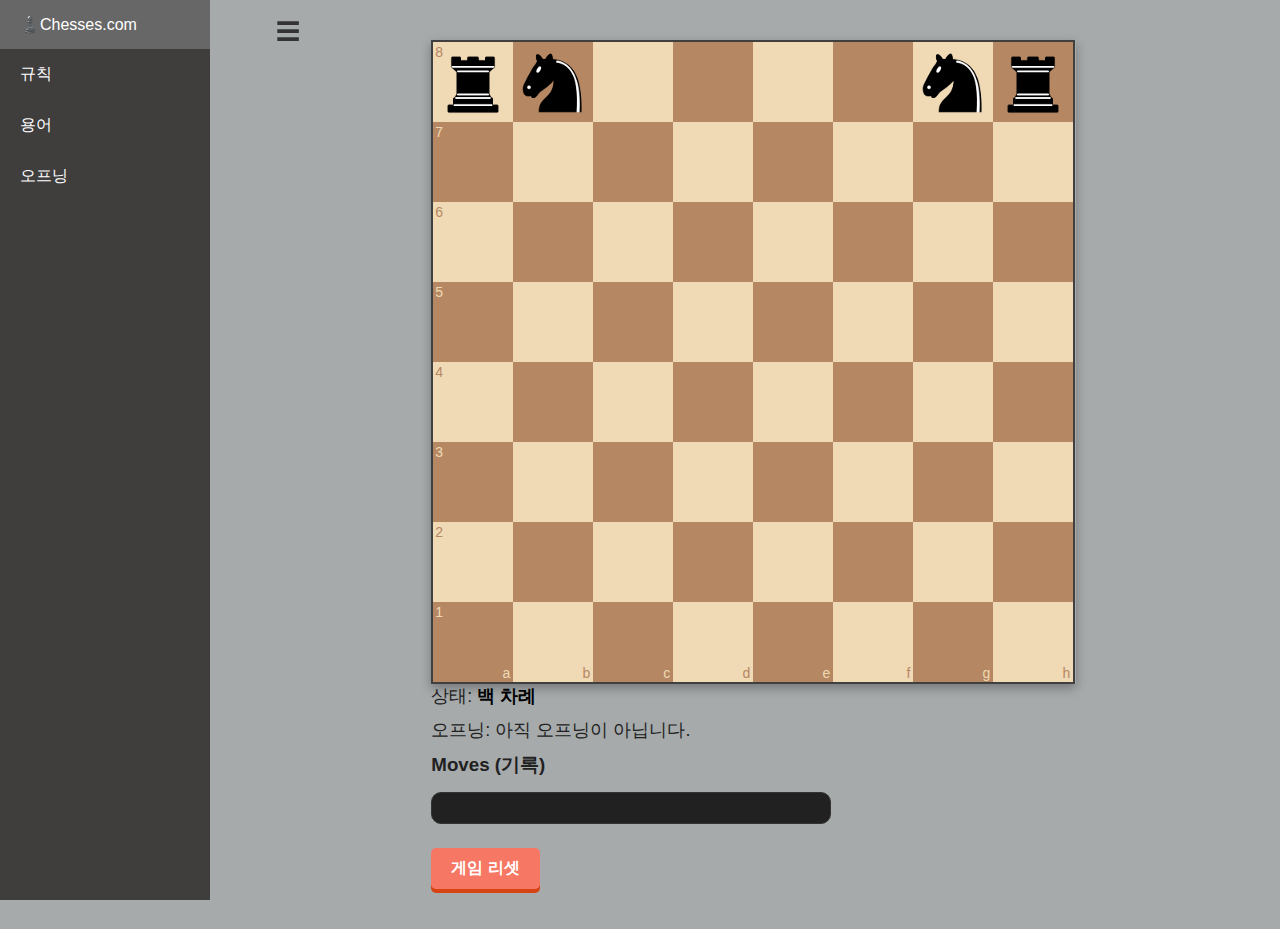
<file: index.html>
<!DOCTYPE html>
<html lang="ko">
  <head>
    <meta charset="UTF-8" />
    <meta name="viewport" content="width=device-width, initial-scale=1.0" />
    <title>Chesses.com</title>
    <link rel="stylesheet" href="styles.css" />

    <link rel="stylesheet" href="chessboard.min.css" />
  </head>
  <body>
    <div class="page-container">
      <aside class="sidebar" id="sidebar">
        <nav>
          <ul>
            <li><a href="index.html">♟️Chesses.com</a></li>
            <li><a href="규칙.html">규칙</a></li>
            <li><a href="용어.html">용어</a></li>
            <li><a href="오프닝.html">오프닝</a></li>
          </ul>
        </nav>
      </aside>
      <nav class="mobile-top-nav">
  <a href="index.html">홈</a>
  <a href="규칙.html">규칙</a>
  <a href="용어.html">용어</a>
  <a href="오프닝.html">오프닝</a>
</nav>

      <button class="hamburger-btn" id="hamburgerBtn">☰</button>

      <main class="content" id="mainContent">
        <div class="board-and-status-container">
          <div id="myBoard" style="width: 400px"></div>
          
          <div class="game-info-wrapper">
            <p>상태: <span id="status">게임 시작 대기</span></p>

            <p>오프닝: <span id="opening-name" class="clickable-opening-name">아직 오프닝이 아닙니다.</span></p>
            
            <div id="pgn-container">
              <h3>Moves (기록)</h3>
              <pre id="pgn-text"></pre>
            </div>
            
            <button id="resetBtn" class="action-button">게임 리셋</button>
          </div>
        </div>
        <div id="openingModal" class="modal">
            <div class="modal-content">
                <span class="close-modal">&times;</span>
                <h2 id="modalTitle">오프닝 이름</h2>
                <div class="modal-pgn-box">
                    <strong>순서 (Moves):</strong>
                    <p id="modalPgn" class="pgn-text"></p>
                </div>
                <div class="modal-desc-box">
                    <strong>설명 및 강점:</strong>
                    <p id="modalDesc"></p>
                </div>
            </div>
        </div>
      </main>

    </div>

    <script src="jquery.min.js"></script> 
    <script src="chess.min.js"></script>
    <script src="chessboard.min.js"></script> 
    <script src="script.js"></script>
  </body>
</html>
</file>
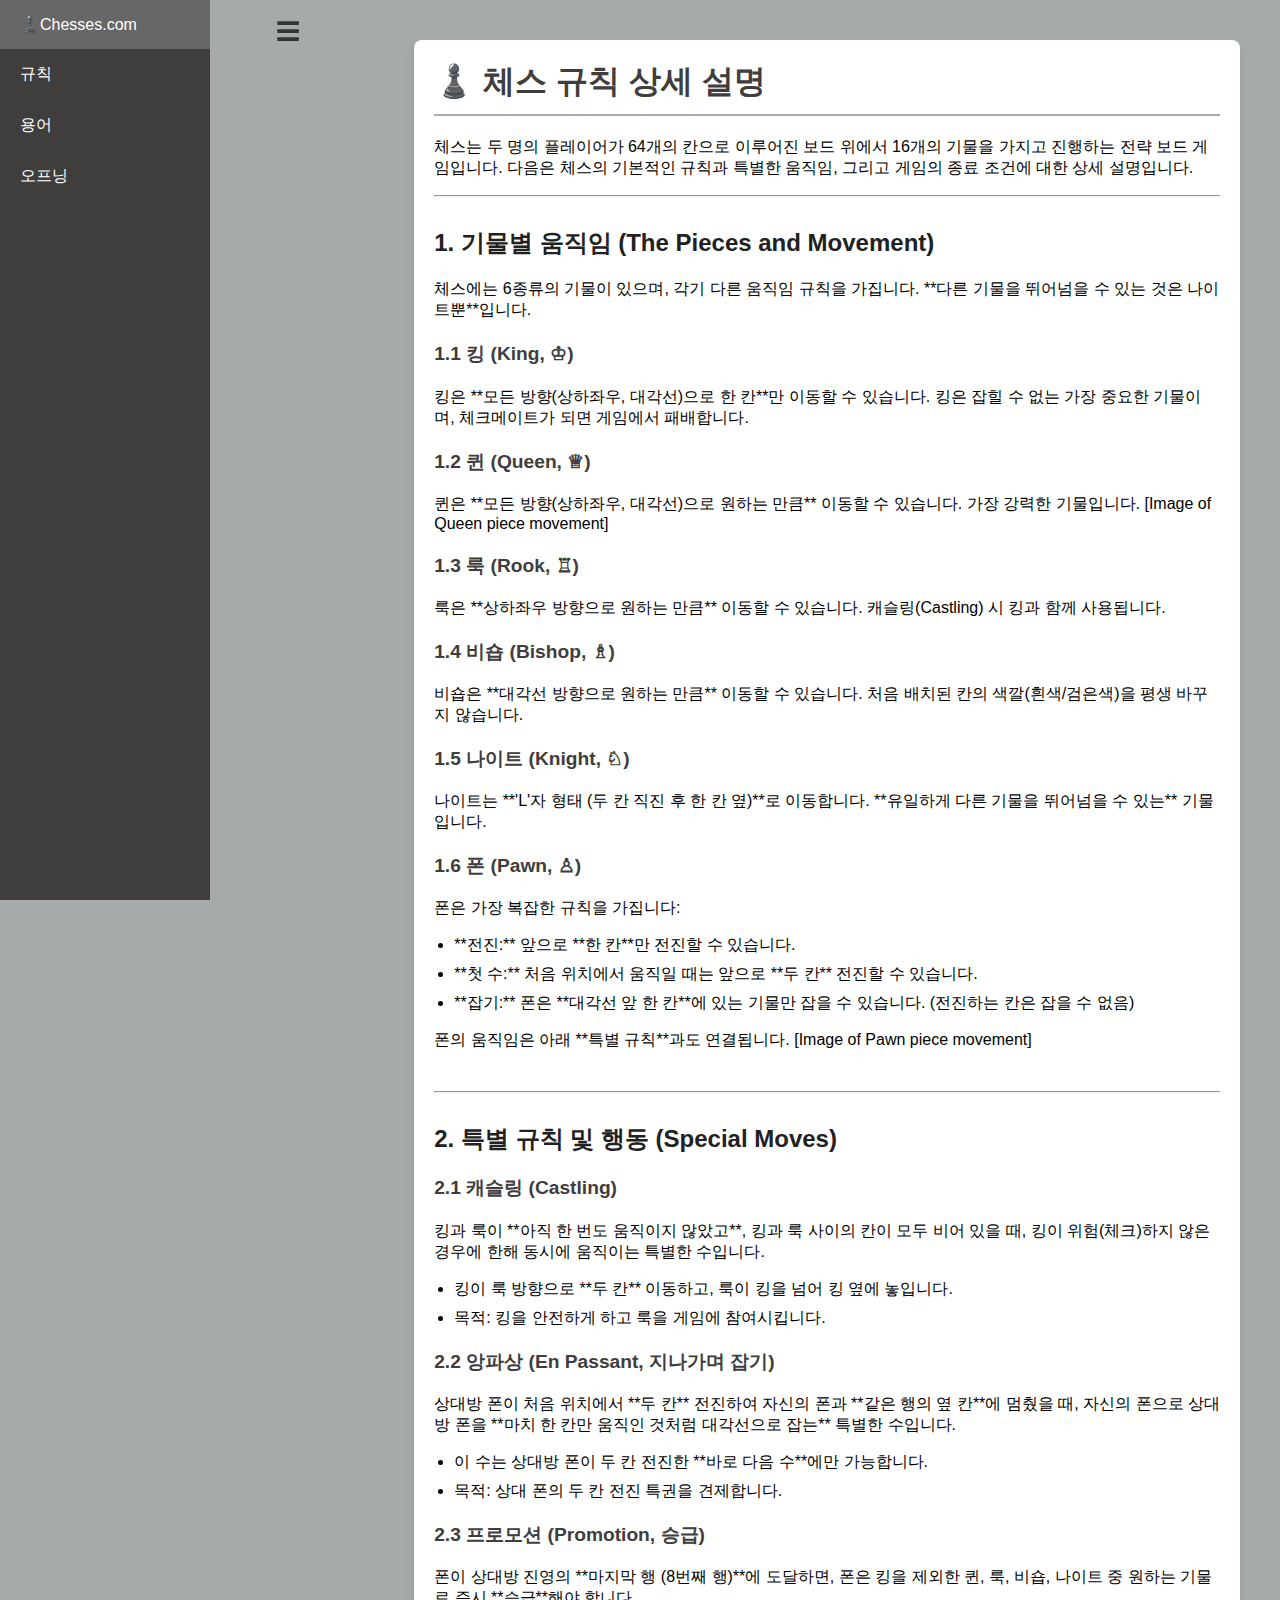
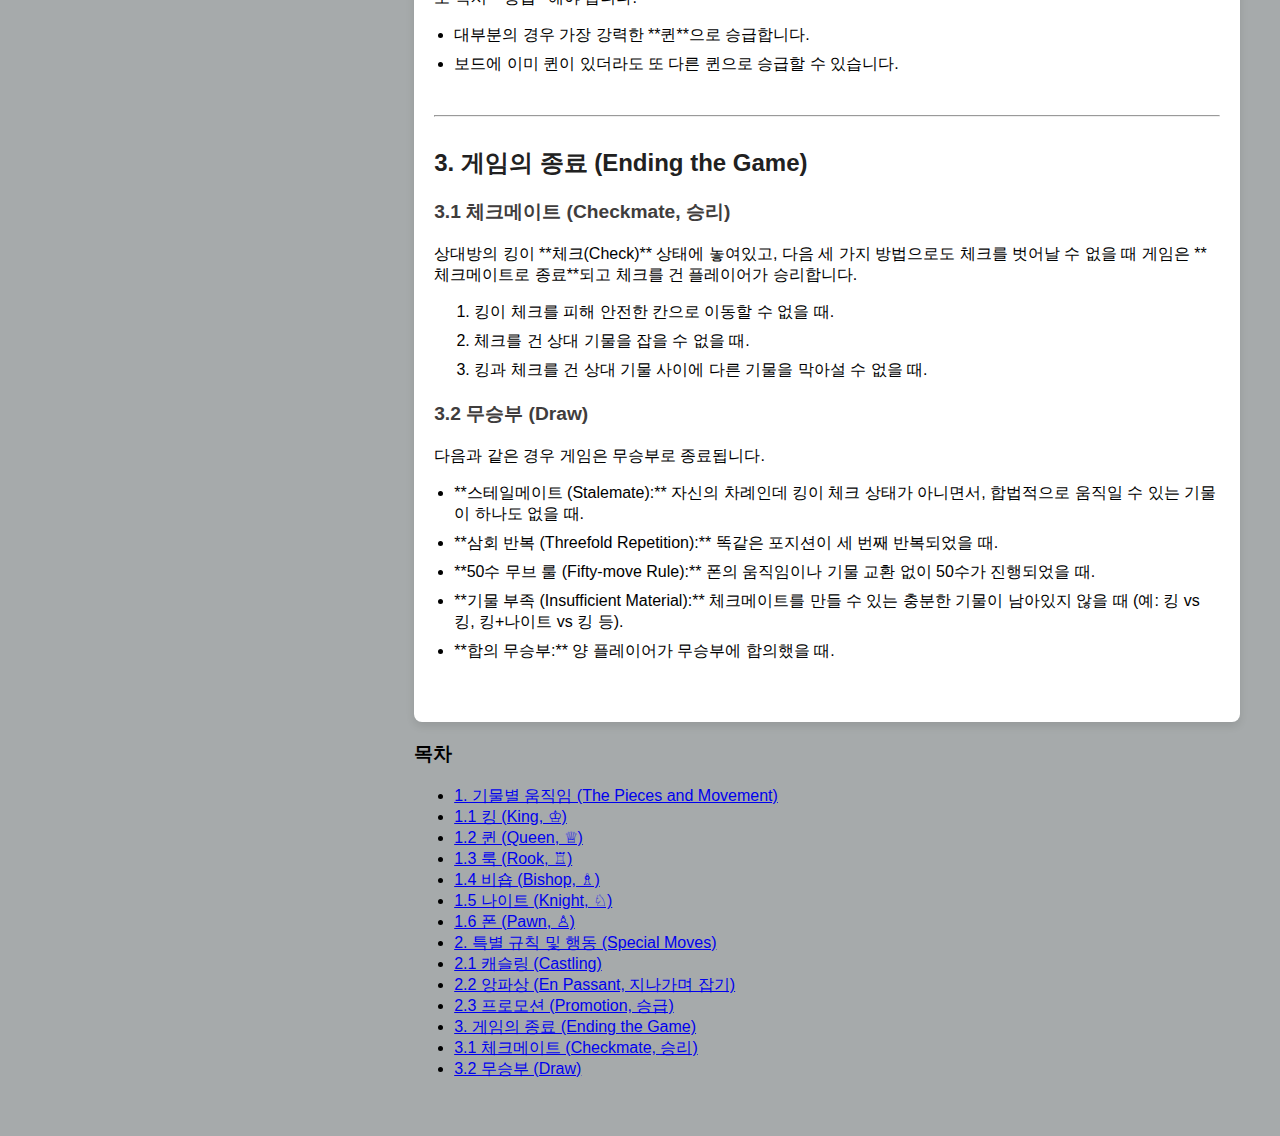
<file: 규칙.html>
<!DOCTYPE html>
<html lang="ko">
  <head>
    <meta charset="UTF-8" />
    <meta name="viewport" content="width=device-width, initial-scale=1.0" />
    <title>체스 규칙 | Chesses.com</title>
    <link rel="stylesheet" href="styles.css" />
    <script src="jquery.min.js"></script> 
    <script src="script.js"></script>
  </head>
  <body>
    <div class="page-container">
      <aside class="sidebar" id="sidebar">
        <nav>
          <ul>
            <li><a href="index.html">♟️Chesses.com</a></li>
            <li><a href="규칙.html">규칙</a></li>
            <li><a href="용어.html">용어</a></li>
            <li><a href="오프닝.html">오프닝</a></li>
          </ul>
        </nav>
      </aside>
    <button class="hamburger-btn" id="hamburgerBtn">☰</button>

      <nav class="mobile-top-nav">
        <a href="index.html">홈</a>
        <a href="규칙.html">규칙</a>
        <a href="용어.html">용어</a>
        <a href="오프닝.html">오프닝</a>
      </nav>
      <main class="content" id="mainContent">
        
        <div class="rules-page-container"> 
          
          <div class="rules-content-wrapper">
            <h1>♟️ 체스 규칙 상세 설명</h1>
            <p>체스는 두 명의 플레이어가 64개의 칸으로 이루어진 보드 위에서 16개의 기물을 가지고 진행하는 전략 보드 게임입니다. 다음은 체스의 기본적인 규칙과 특별한 움직임, 그리고 게임의 종료 조건에 대한 상세 설명입니다.</p>

            <hr>

            <h2 id="movement">1. 기물별 움직임 (The Pieces and Movement)</h2>
            <div class="rule-section">
                <p>체스에는 6종류의 기물이 있으며, 각기 다른 움직임 규칙을 가집니다. **다른 기물을 뛰어넘을 수 있는 것은 나이트뿐**입니다.</p>

                <h3 id="king">1.1 킹 (King, ♔)</h3>
                <p>킹은 **모든 방향(상하좌우, 대각선)으로 한 칸**만 이동할 수 있습니다. 킹은 잡힐 수 없는 가장 중요한 기물이며, 체크메이트가 되면 게임에서 패배합니다. </p>

                <h3 id="queen">1.2 퀸 (Queen, ♕)</h3>
                <p>퀸은 **모든 방향(상하좌우, 대각선)으로 원하는 만큼** 이동할 수 있습니다. 가장 강력한 기물입니다. 

[Image of Queen piece movement]
</p>

                <h3 id="rook">1.3 룩 (Rook, ♖)</h3>
                <p>룩은 **상하좌우 방향으로 원하는 만큼** 이동할 수 있습니다. 캐슬링(Castling) 시 킹과 함께 사용됩니다. </p>

                <h3 id="bishop">1.4 비숍 (Bishop, ♗)</h3>
                <p>비숍은 **대각선 방향으로 원하는 만큼** 이동할 수 있습니다. 처음 배치된 칸의 색깔(흰색/검은색)을 평생 바꾸지 않습니다. </p>

                <h3 id="knight">1.5 나이트 (Knight, ♘)</h3>
                <p>나이트는 **'L'자 형태 (두 칸 직진 후 한 칸 옆)**로 이동합니다. **유일하게 다른 기물을 뛰어넘을 수 있는** 기물입니다. </p>

                <h3 id="pawn">1.6 폰 (Pawn, ♙)</h3>
                <p>폰은 가장 복잡한 규칙을 가집니다:</p>
                <ul>
                    <li>**전진:** 앞으로 **한 칸**만 전진할 수 있습니다.</li>
                    <li>**첫 수:** 처음 위치에서 움직일 때는 앞으로 **두 칸** 전진할 수 있습니다.</li>
                    <li>**잡기:** 폰은 **대각선 앞 한 칸**에 있는 기물만 잡을 수 있습니다. (전진하는 칸은 잡을 수 없음)</li>
                </ul>
                <p>폰의 움직임은 아래 **특별 규칙**과도 연결됩니다. 

[Image of Pawn piece movement]
</p>
            </div>

            <hr>
            
            <h2 id="special-rules">2. 특별 규칙 및 행동 (Special Moves)</h2>
            <div class="rule-section">

                <h3 id="castling">2.1 캐슬링 (Castling)</h3>
                <p>킹과 룩이 **아직 한 번도 움직이지 않았고**, 킹과 룩 사이의 칸이 모두 비어 있을 때, 킹이 위험(체크)하지 않은 경우에 한해 동시에 움직이는 특별한 수입니다.</p>
                <ul>
                    <li>킹이 룩 방향으로 **두 칸** 이동하고, 룩이 킹을 넘어 킹 옆에 놓입니다.</li>
                    <li>목적: 킹을 안전하게 하고 룩을 게임에 참여시킵니다.</li>
                </ul>

                <h3 id="enpassant">2.2 앙파상 (En Passant, 지나가며 잡기)</h3>
                <p>상대방 폰이 처음 위치에서 **두 칸** 전진하여 자신의 폰과 **같은 행의 옆 칸**에 멈췄을 때, 자신의 폰으로 상대방 폰을 **마치 한 칸만 움직인 것처럼 대각선으로 잡는** 특별한 수입니다.</p>
                <ul>
                    <li>이 수는 상대방 폰이 두 칸 전진한 **바로 다음 수**에만 가능합니다.</li>
                    <li>목적: 상대 폰의 두 칸 전진 특권을 견제합니다.</li>
                </ul>

                <h3 id="promotion">2.3 프로모션 (Promotion, 승급)</h3>
                <p>폰이 상대방 진영의 **마지막 행 (8번째 행)**에 도달하면, 폰은 킹을 제외한 퀸, 룩, 비숍, 나이트 중 원하는 기물로 즉시 **승급**해야 합니다.</p>
                <ul>
                    <li>대부분의 경우 가장 강력한 **퀸**으로 승급합니다.</li>
                    <li>보드에 이미 퀸이 있더라도 또 다른 퀸으로 승급할 수 있습니다.</li>
                </ul>
            </div>

            <hr>

            <h2 id="ending-rules">3. 게임의 종료 (Ending the Game)</h2>
            <div class="rule-section">
                
                <h3 id="checkmate">3.1 체크메이트 (Checkmate, 승리)</h3>
                <p>상대방의 킹이 **체크(Check)** 상태에 놓여있고, 다음 세 가지 방법으로도 체크를 벗어날 수 없을 때 게임은 **체크메이트로 종료**되고 체크를 건 플레이어가 승리합니다.</p>
                <ol>
                    <li>킹이 체크를 피해 안전한 칸으로 이동할 수 없을 때.</li>
                    <li>체크를 건 상대 기물을 잡을 수 없을 때.</li>
                    <li>킹과 체크를 건 상대 기물 사이에 다른 기물을 막아설 수 없을 때.</li>
                </ol>

                <h3 id="draw">3.2 무승부 (Draw)</h3>
                <p>다음과 같은 경우 게임은 무승부로 종료됩니다.</p>
                <ul>
                    <li>**스테일메이트 (Stalemate):** 자신의 차례인데 킹이 체크 상태가 아니면서, 합법적으로 움직일 수 있는 기물이 하나도 없을 때.</li>
                    <li>**삼회 반복 (Threefold Repetition):** 똑같은 포지션이 세 번째 반복되었을 때.</li>
                    <li>**50수 무브 룰 (Fifty-move Rule):** 폰의 움직임이나 기물 교환 없이 50수가 진행되었을 때.</li>
                    <li>**기물 부족 (Insufficient Material):** 체크메이트를 만들 수 있는 충분한 기물이 남아있지 않을 때 (예: 킹 vs 킹, 킹+나이트 vs 킹 등).</li>
                    <li>**합의 무승부:** 양 플레이어가 무승부에 합의했을 때.</li>
                </ul>

            </div>

          </div>
          
          <aside class="toc-sidebar" id="tocSidebar">
            <h3>목차</h3>
            <ul id="tocList">
              </ul>
          </aside>
          
        </div>
      </main>
    </div> 
    
    </body>
</html>
</file>
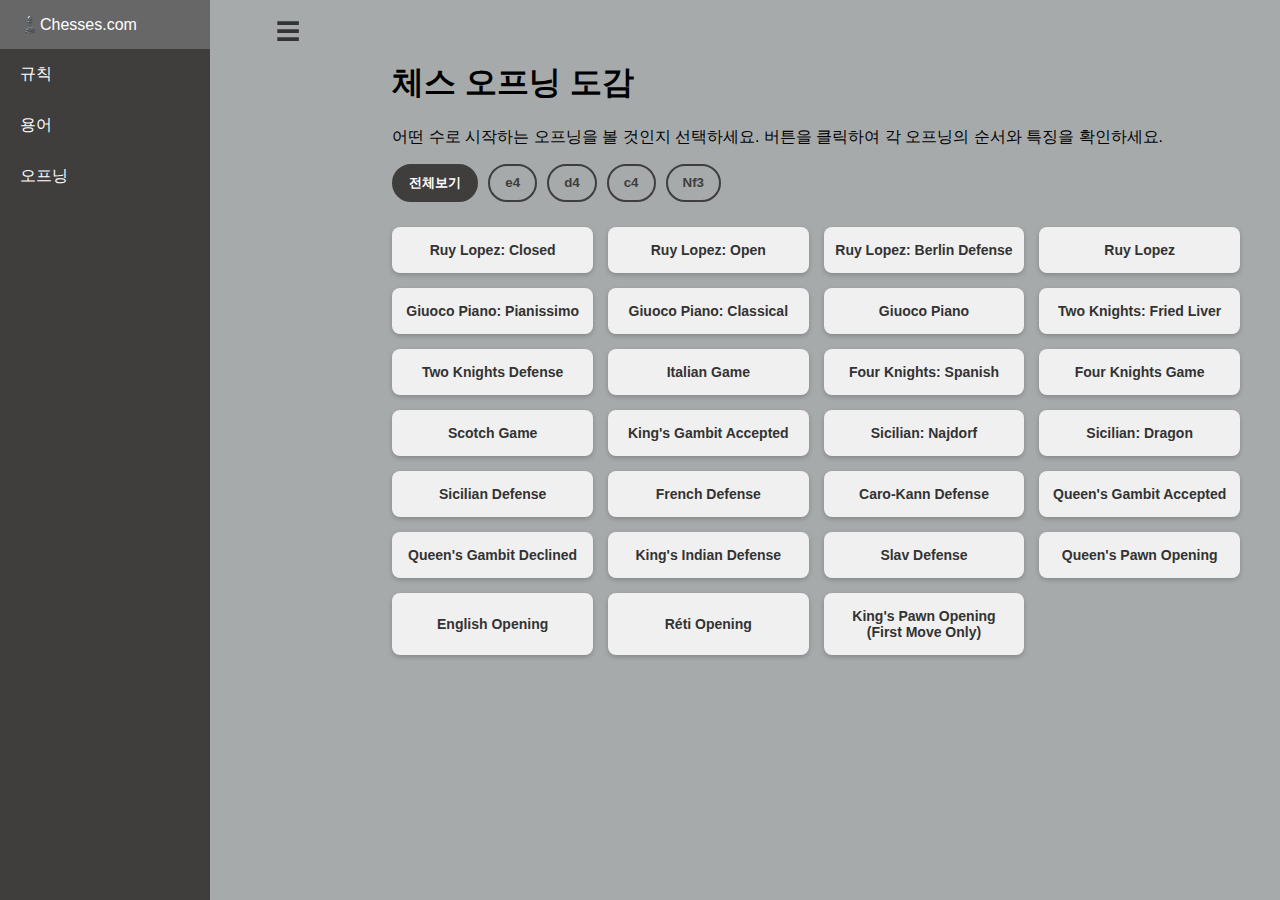
<file: 오프닝.html>
<!DOCTYPE html>
<html lang="ko">
  <head>
    <title>체스 오프닝 도감</title>
    <link rel="stylesheet" href="styles.css" />
  </head>
  <body>
    <div class="page-container">
      <aside class="sidebar" id="sidebar">
        <nav>
          <ul>
            <li><a href="index.html">♟️Chesses.com</a></li>
            <li><a href="규칙.html">규칙</a></li>
            <li><a href="용어.html">용어</a></li>
            <li><a href="오프닝.html">오프닝</a></li>
          </ul>
        </nav>
      </aside>

<button class="hamburger-btn" id="hamburgerBtn">☰</button>
      <nav class="mobile-top-nav">
        <a href="index.html">홈</a>
        <a href="규칙.html">규칙</a>
        <a href="용어.html">용어</a>
        <a href="오프닝.html">오프닝</a>
      </nav>
      
      <main class="content" id="mainContent">
        <h1>체스 오프닝 도감</h1>
        <p>어떤 수로 시작하는 오프닝을 볼 것인지 선택하세요. 버튼을 클릭하여 각 오프닝의 순서와 특징을 확인하세요.</p>
        
        <div id="filter-buttons-container" class="filter-buttons-container">
            </div>

        <div id="opening-grid" class="opening-grid"></div>

        <div id="openingModal" class="modal">
            <div class="modal-content">
                <span class="close-modal">&times;</span>
                <h2 id="modalTitle">오프닝 이름</h2>
                <div class="modal-pgn-box">
                    <strong>순서 (Moves):</strong>
                    <p id="modalPgn" class="pgn-text"></p>
                </div>
                <div class="modal-desc-box">
                    <strong>설명 및 강점:</strong>
                    <p id="modalDesc"></p>
                </div>
            </div>
        </div>
      </main>
    </div>
    
    <script src="jquery.min.js"></script>
    <script src="chess.min.js"></script>
    <script src="script.js"></script>
  </body>
</html>
</file>
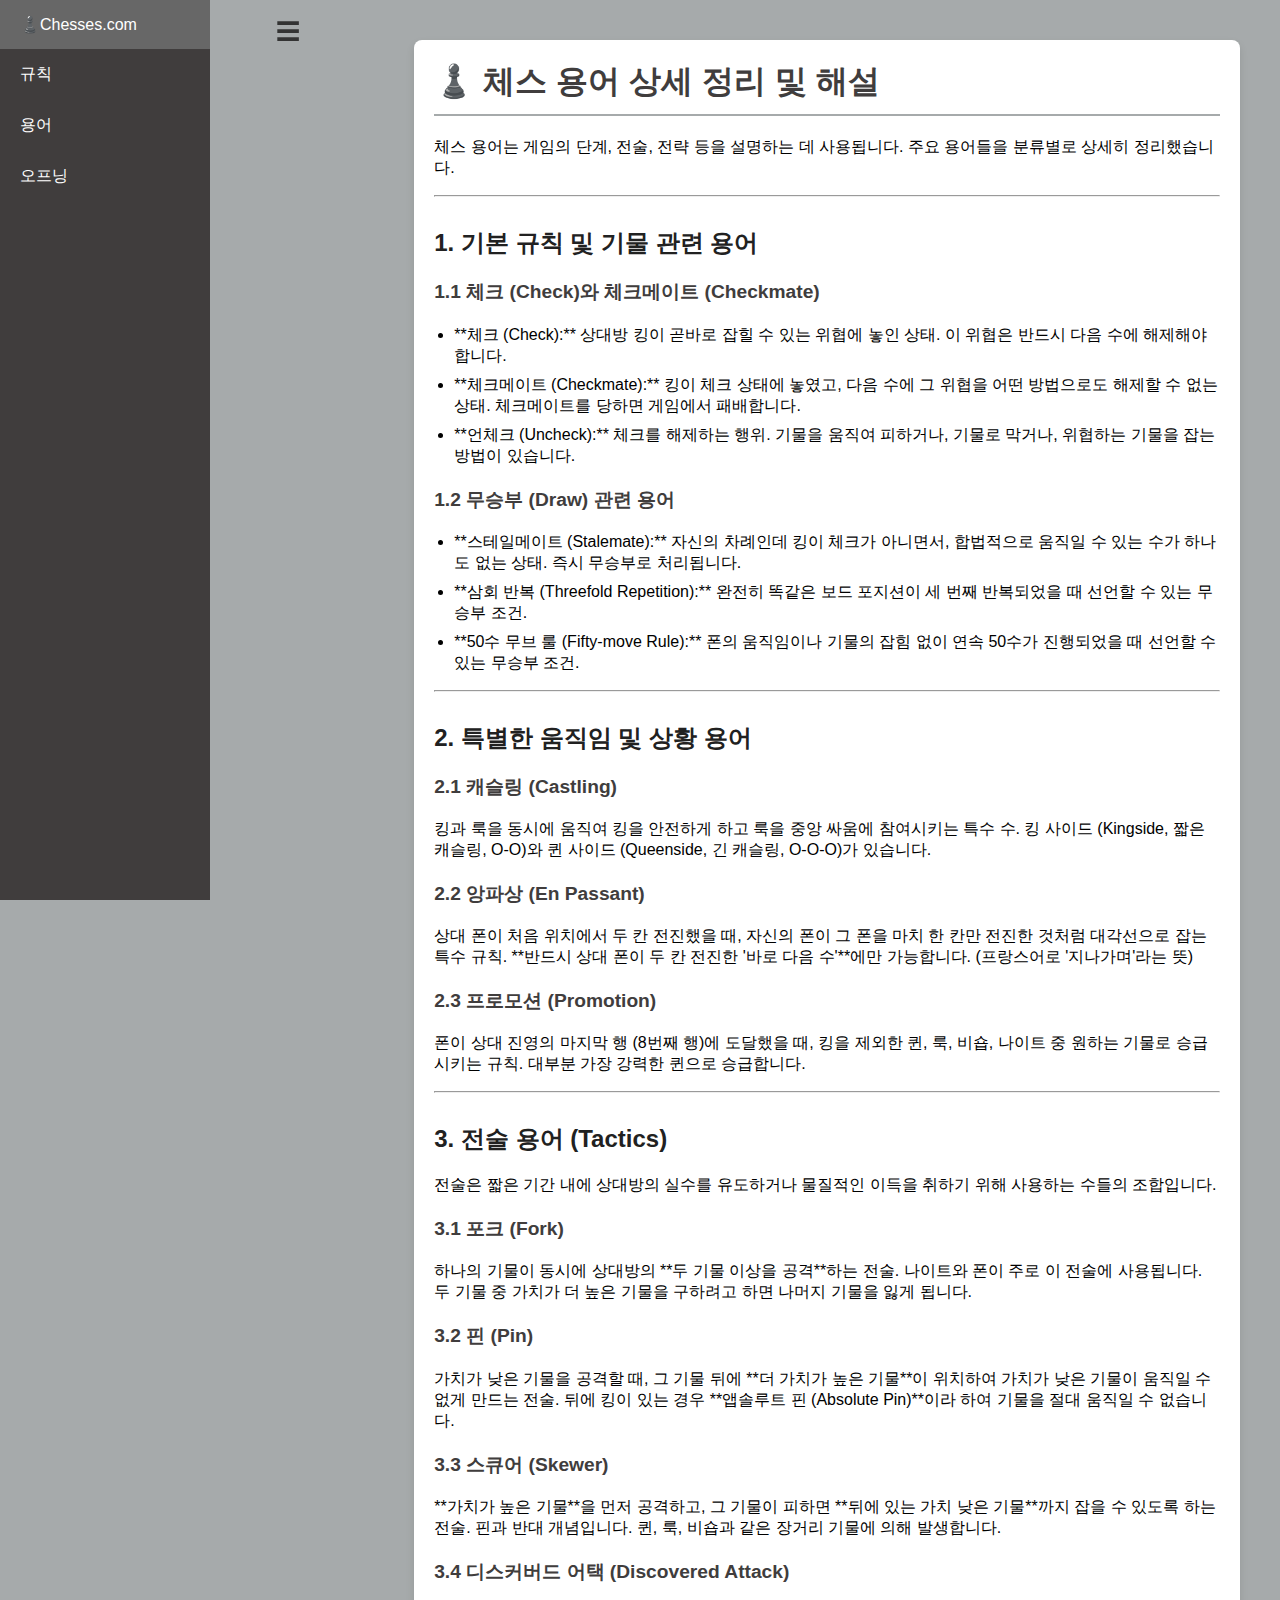
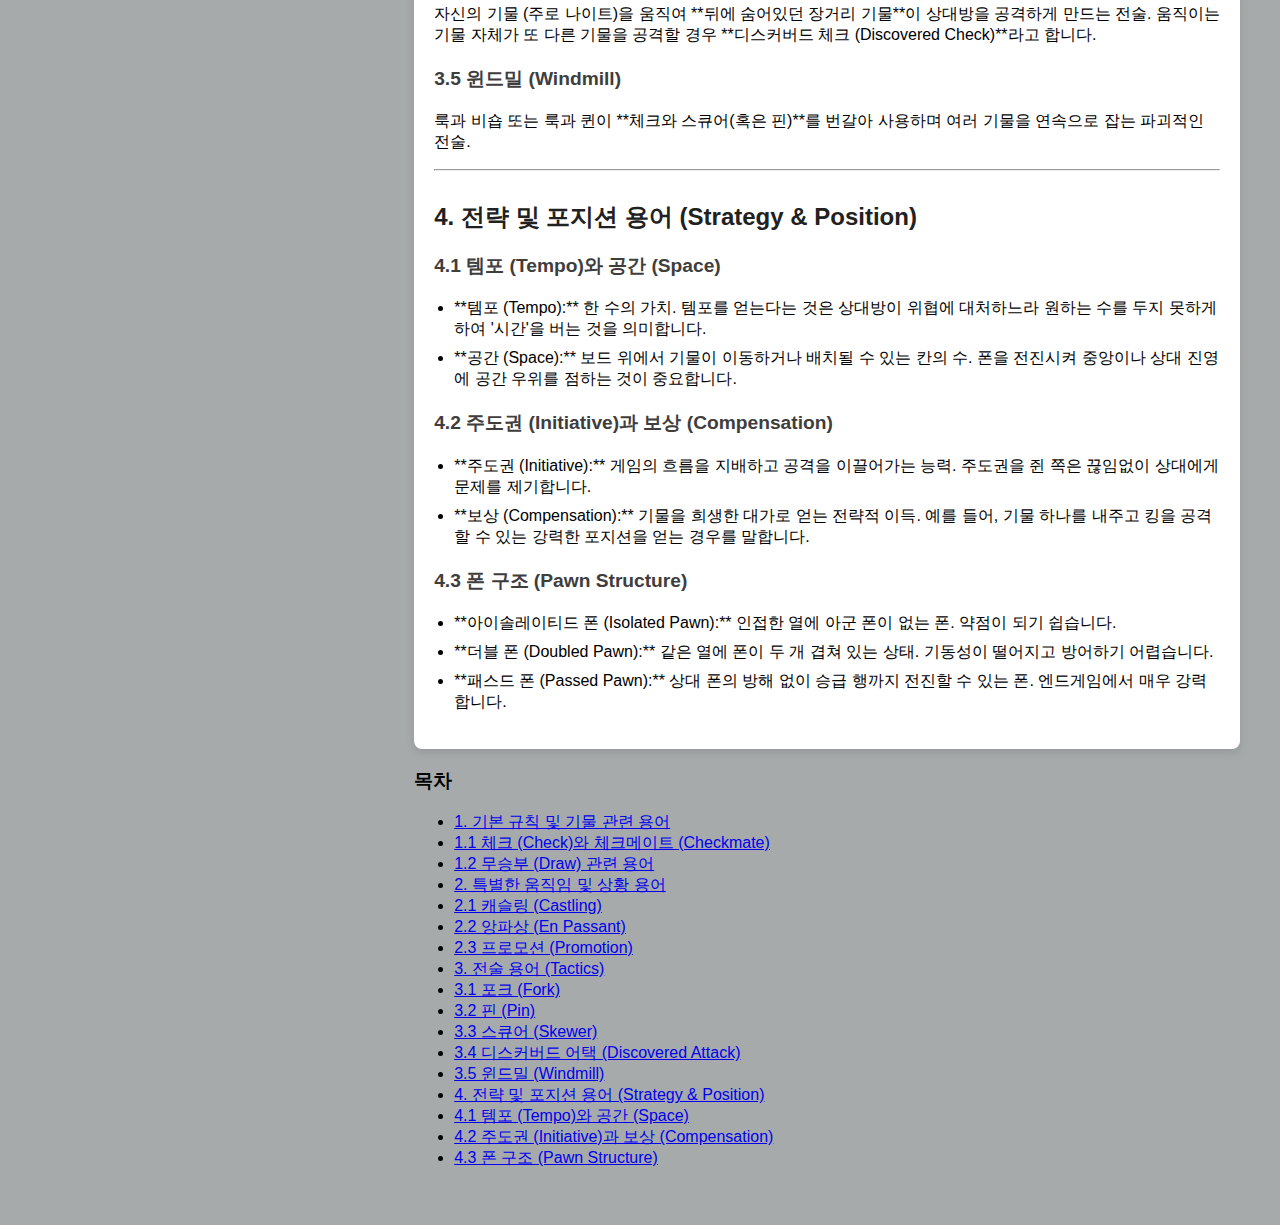
<file: 용어.html>
<!DOCTYPE html>
<html lang="ko">
  <head>
    <meta charset="UTF-8" />
    <meta name="viewport" content="width=device-width, initial-scale=1.0" />
    <title>체스 용어 | Chesses.com</title>
    <link rel="stylesheet" href="styles.css" />
  </head>
  <body>
    <div class="page-container">
      <aside class="sidebar" id="sidebar">
        <nav>
          <ul>
            <li><a href="index.html">♟️Chesses.com</a></li>
            <li><a href="규칙.html">규칙</a></li>
            <li><a href="용어.html">용어</a></li>
            <li><a href="오프닝.html">오프닝</a></li>
          </ul>
        </nav>
      </aside>
      <button class="hamburger-btn" id="hamburgerBtn">☰</button>
      <nav class="mobile-top-nav">
        <a href="index.html">홈</a>
        <a href="규칙.html">규칙</a>
        <a href="용어.html">용어</a>
        <a href="오프닝.html">오프닝</a>
      </nav>
      
      <main class="content" id="mainContent">
        
        <div class="rules-page-container"> 
          
          <div class="rules-content-wrapper">
            <h1>♟️ 체스 용어 상세 정리 및 해설</h1>
            <p>체스 용어는 게임의 단계, 전술, 전략 등을 설명하는 데 사용됩니다. 주요 용어들을 분류별로 상세히 정리했습니다.</p>

            <hr>

            <h2 id="basic-terms">1. 기본 규칙 및 기물 관련 용어</h2>
            
            <h3 id="check-and-mate">1.1 체크 (Check)와 체크메이트 (Checkmate)</h3>
            <ul>
                <li>**체크 (Check):** 상대방 킹이 곧바로 잡힐 수 있는 위협에 놓인 상태. 이 위협은 반드시 다음 수에 해제해야 합니다.</li>
                <li>**체크메이트 (Checkmate):** 킹이 체크 상태에 놓였고, 다음 수에 그 위협을 어떤 방법으로도 해제할 수 없는 상태. 체크메이트를 당하면 게임에서 패배합니다.</li>
                <li>**언체크 (Uncheck):** 체크를 해제하는 행위. 기물을 움직여 피하거나, 기물로 막거나, 위협하는 기물을 잡는 방법이 있습니다.</li>
            </ul>

            <h3 id="draw-terms">1.2 무승부 (Draw) 관련 용어</h3>
            <ul>
                <li>**스테일메이트 (Stalemate):** 자신의 차례인데 킹이 체크가 아니면서, 합법적으로 움직일 수 있는 수가 하나도 없는 상태. 즉시 무승부로 처리됩니다.</li>
                <li>**삼회 반복 (Threefold Repetition):** 완전히 똑같은 보드 포지션이 세 번째 반복되었을 때 선언할 수 있는 무승부 조건.</li>
                <li>**50수 무브 룰 (Fifty-move Rule):** 폰의 움직임이나 기물의 잡힘 없이 연속 50수가 진행되었을 때 선언할 수 있는 무승부 조건.</li>
            </ul>
            
            <hr>

            <h2 id="special-moves-terms">2. 특별한 움직임 및 상황 용어</h2>

            <h3 id="castling-term">2.1 캐슬링 (Castling)</h3>
            <p>킹과 룩을 동시에 움직여 킹을 안전하게 하고 룩을 중앙 싸움에 참여시키는 특수 수. 킹 사이드 (Kingside, 짧은 캐슬링, O-O)와 퀸 사이드 (Queenside, 긴 캐슬링, O-O-O)가 있습니다. </p>

            <h3 id="en-passant-term">2.2 앙파상 (En Passant)</h3>
            <p>상대 폰이 처음 위치에서 두 칸 전진했을 때, 자신의 폰이 그 폰을 마치 한 칸만 전진한 것처럼 대각선으로 잡는 특수 규칙. **반드시 상대 폰이 두 칸 전진한 '바로 다음 수'**에만 가능합니다. (프랑스어로 '지나가며'라는 뜻)</p>

            <h3 id="promotion-term">2.3 프로모션 (Promotion)</h3>
            <p>폰이 상대 진영의 마지막 행 (8번째 행)에 도달했을 때, 킹을 제외한 퀸, 룩, 비숍, 나이트 중 원하는 기물로 승급시키는 규칙. 대부분 가장 강력한 퀸으로 승급합니다.</p>

            <hr>

            <h2 id="tactics-terms">3. 전술 용어 (Tactics)</h2>
            <p>전술은 짧은 기간 내에 상대방의 실수를 유도하거나 물질적인 이득을 취하기 위해 사용하는 수들의 조합입니다. </p>

            <h3 id="fork-term">3.1 포크 (Fork)</h3>
            <p>하나의 기물이 동시에 상대방의 **두 기물 이상을 공격**하는 전술. 나이트와 폰이 주로 이 전술에 사용됩니다. 두 기물 중 가치가 더 높은 기물을 구하려고 하면 나머지 기물을 잃게 됩니다.</p>

            <h3 id="pin-term">3.2 핀 (Pin)</h3>
            <p>가치가 낮은 기물을 공격할 때, 그 기물 뒤에 **더 가치가 높은 기물**이 위치하여 가치가 낮은 기물이 움직일 수 없게 만드는 전술. 뒤에 킹이 있는 경우 **앱솔루트 핀 (Absolute Pin)**이라 하여 기물을 절대 움직일 수 없습니다.</p>

            <h3 id="skewer-term">3.3 스큐어 (Skewer)</h3>
            <p>**가치가 높은 기물**을 먼저 공격하고, 그 기물이 피하면 **뒤에 있는 가치 낮은 기물**까지 잡을 수 있도록 하는 전술. 핀과 반대 개념입니다. 퀸, 룩, 비숍과 같은 장거리 기물에 의해 발생합니다.</p>
            
            <h3 id="discover-attack">3.4 디스커버드 어택 (Discovered Attack)</h3>
            <p>자신의 기물 (주로 나이트)을 움직여 **뒤에 숨어있던 장거리 기물**이 상대방을 공격하게 만드는 전술. 움직이는 기물 자체가 또 다른 기물을 공격할 경우 **디스커버드 체크 (Discovered Check)**라고 합니다.</p>

            <h3 id="windmill">3.5 윈드밀 (Windmill)</h3>
            <p>룩과 비숍 또는 룩과 퀸이 **체크와 스큐어(혹은 핀)**를 번갈아 사용하며 여러 기물을 연속으로 잡는 파괴적인 전술.</p>

            <hr>

            <h2 id="strategy-terms">4. 전략 및 포지션 용어 (Strategy & Position)</h2>

            <h3 id="tempo-space">4.1 템포 (Tempo)와 공간 (Space)</h3>
            <ul>
                <li>**템포 (Tempo):** 한 수의 가치. 템포를 얻는다는 것은 상대방이 위협에 대처하느라 원하는 수를 두지 못하게 하여 '시간'을 버는 것을 의미합니다.</li>
                <li>**공간 (Space):** 보드 위에서 기물이 이동하거나 배치될 수 있는 칸의 수. 폰을 전진시켜 중앙이나 상대 진영에 공간 우위를 점하는 것이 중요합니다.</li>
            </ul>

            <h3 id="initiative-compensation">4.2 주도권 (Initiative)과 보상 (Compensation)</h3>
            <ul>
                <li>**주도권 (Initiative):** 게임의 흐름을 지배하고 공격을 이끌어가는 능력. 주도권을 쥔 쪽은 끊임없이 상대에게 문제를 제기합니다.</li>
                <li>**보상 (Compensation):** 기물을 희생한 대가로 얻는 전략적 이득. 예를 들어, 기물 하나를 내주고 킹을 공격할 수 있는 강력한 포지션을 얻는 경우를 말합니다.</li>
            </ul>
            
            <h3 id="pawn-structure">4.3 폰 구조 (Pawn Structure)</h3>
            <ul>
                <li>**아이솔레이티드 폰 (Isolated Pawn):** 인접한 열에 아군 폰이 없는 폰. 약점이 되기 쉽습니다.</li>
                <li>**더블 폰 (Doubled Pawn):** 같은 열에 폰이 두 개 겹쳐 있는 상태. 기동성이 떨어지고 방어하기 어렵습니다.</li>
                <li>**패스드 폰 (Passed Pawn):** 상대 폰의 방해 없이 승급 행까지 전진할 수 있는 폰. 엔드게임에서 매우 강력합니다.</li>
            </ul>

          </div>
          
          <aside class="toc-sidebar" id="tocSidebar">
            <h3>목차</h3>
            <ul id="tocList">
              </ul>
          </aside>
          
        </div>
      </main>
    </div> 
    
    <script src="jquery.min.js"></script>
    <script src="script.js"></script>
  </body>
</html>
</file>
<file: styles.css>
body {
  margin: 0;
  font-family: "Segoe UI", Tahoma, Geneva, Verdana, sans-serif;
  overflow-x: hidden;
  background-color: #a6aaab;
}
.page-container {
  display: flex;
  position: relative;
  min-height: 100vh;
}
.sidebar {
  width: 210px;
  background-color: #403d3d;
  color: rgb(255, 255, 255);
  position: fixed;
  top: 0;
  left: 0;
  height: 100%;
  z-index: 100;
  /* transition 제거 유지 */
}

.sidebar ul {
  list-style: none;
  padding: 0;
  margin: 0;
}

.sidebar a {
  display: block;
  padding: 15px 20px;
  text-decoration: none;
  color: white;
  transition: background-color 0.2s;
}

.sidebar a:hover {
  background-color: #676767;
}

.content {
  background-color: #a6aaab;
  flex-grow: 1;
  padding: 40px;
  margin-left: 250px; 
  /* transition 제거 유지 */
}

.hamburger-btn {
  position: fixed;
  top: 15px;
  left: 270px;
  font-size: 24px;
  background: none;
  border: none;
  cursor: pointer;
  color: #333;
  z-index: 200;
  /* transition 제거 유지 */
}

/* 사이드바가 닫혔을 때 */
.sidebar.close { left: -210px; }
.sidebar.close + .hamburger-btn { left: 20px; }
.content.shifted { margin-left: 0; }

---

### 🖥️ 데스크톱/와이드 스크린 레이아웃 (기본)

```css
/* board-and-status-container: 체스판과 정보 패널을 가로로 배치 */
.board-and-status-container {
  display: flex;
  flex-direction: row; /* 가로 배치 */
  align-items: flex-start; /* 상단 정렬 */
  gap: 20px;
  width: auto; 
}

#myBoard {
    margin-top: 0; 
    box-shadow: 0 4px 10px rgba(0, 0, 0, 0.3); 
    border: none !important;
    flex-shrink: 0; /* 크기 고정 */
}

/* game-info-wrapper: 정보 패널 내부 요소 (간격 10px 유지) */
.game-info-wrapper {
    display: flex;
    flex-direction: column;
    gap: 10px;
    align-items: flex-start;
}

.game-info-wrapper p {
    color: #212121; 
    font-size: 18px;
    margin: 0; 
}

#resetBtn {
    margin: 0; 
}

/* PGN 기록 컨테이너 너비 제어 */
#pgn-container {
  max-width: 400px; /* 길어지는 문제 해결을 위해 설정된 최대 너비 유지 */
  width: 100%; 
  margin: 0; 
}

/* 👇 리셋 버튼 스타일 */
.action-button {
  background-color: #f77765; 
  color: white;
  border: none;
  border-radius: 5px;
  padding: 10px 20px;
  width: auto; /* 너비 고정 유지 */
  cursor: pointer;
  font-size: 16px;
  font-weight: bold;
  transition: background-color 0.2s, transform 0.1s;
  box-shadow: 0 4px #d84315; 
}

.action-button:hover { background-color: #d84315; }
.action-button:active {
  background-color: #c0392b; 
  box-shadow: 0 2px #c0392b; 
  transform: translateY(2px);
}

#status {
  font-weight: bold;
  color: black; 
}

/* --- PGN (게임 기록) 스타일 (변경 없음) --- */
#pgn-container h3 {
  color: #212121; 
  margin-top: 0; 
  margin-bottom: 5px;
}

#pgn-text {
  background-color: #212121; 
  color: #ffffff; 
  border: 1px solid #333; 
  border-radius: 10px; 
  padding: 15px;
  font-family: monospace; 
  font-size: 14px;
  line-height: 1.6;
  overflow-y: auto; 
  max-height: 250px; 
  white-space: pre-wrap;
}

---

### 📱 모바일/태블릿 레이아웃 (`@media` Query)

```css
@media (max-width: 768px) {
  .sidebar { left: -210px; }
  .hamburger-btn {
    top: 10px;
    left: 10px;
    background-color: #403d3d;
    color: white;
    padding: 10px;
    border-radius: 5px;
  }
  .sidebar.close + .hamburger-btn { left: 10px; }
  
  .content {
    margin-left: 0;
    padding: 20px; 
    display: flex; 
    flex-direction: column; 
    align-items: center; 
  }

  /* 🛠️ 수정: 체스판과 정보 패널을 세로로 쌓음 */
  .board-and-status-container {
      display: flex; /* Flex로 변경 유지 */
      flex-direction: column; /* 세로 배치로 변경 */
      align-items: center; /* 중앙 정렬 */
      width: 100%; 
      max-width: 500px; 
      gap: 20px;
  }
  
  #myBoard {
      margin-top: 20px;
      width: 100% !important; /* 모바일에서 꽉 차게 */
      /* script.js에서 보드 크기를 동적으로 설정하므로, 여기서는 너비만 제어 */
  }

  /* 🛠️ 수정: 정보 래퍼는 가로 꽉 채우고 내용은 왼쪽 정렬 */
  .game-info-wrapper {
      width: 100%;
      align-items: flex-start;
      gap: 10px;
  }

  /* PGN 컨테이너 모바일에서는 꽉 차도록 max-width 해제 */
  #pgn-container {
    max-width: 100%;
  }

  #pgn-text {
    max-height: 250px; 
    font-size: 12px;
  }
}

@media (max-width: 480px) {
    .board-and-status-container, #pgn-container {
        max-width: 100%;
    }
}

/* --- 기물/칸 선택 효과 스타일 (변경 없음) --- */
.piece-417db.selected-piece {
    transition: transform 0.15s ease-out; 
    transform: scale(1.15) translateY(-5%); 
    z-index: 999; 
    box-shadow: 0 0 10px rgba(255, 215, 0, 0.8), 0 0 5px rgba(0, 0, 0, 0.5);
}
.valid-move {
  background: radial-gradient(rgba(255, 215, 0, 0.8) 20%, transparent 21%); 
  cursor: pointer;
}
.selected-square { box-shadow: inset 0 0 0 2px #FFD700; }
.square-55d63.capture-target {
    background: none; 
    box-shadow: inset 0 0 0 4px #FFD700; 
    cursor: pointer;
}

/* --- 규칙 페이지 스타일 (변경 없음) --- */
.rules-content-wrapper { max-width: 900px; margin: 0 auto; padding: 20px; background-color: #ffffff; border-radius: 8px; box-shadow: 0 4px 8px rgba(0, 0, 0, 0.1); }
.rules-content-wrapper h1 { color: #403d3d; border-bottom: 2px solid #a6aaab; padding-bottom: 10px; margin-top: 0; }
.rules-content-wrapper h2 { color: #212121; margin-top: 30px; font-size: 1.5em; }
.rules-content-wrapper h3 { color: #403d3d; margin-top: 20px; font-size: 1.2em; }
.rule-section { margin-bottom: 40px; }
.rules-content-wrapper table { width: 100%; border-collapse: collapse; margin: 20px 0; font-size: 0.95em; }
.rules-content-wrapper th, .rules-content-wrapper td { border: 1px solid #ddd; padding: 12px 15px; text-align: left; }
.rules-content-wrapper th { background-color: #f2f2f2; color: #403d3d; font-weight: bold; }
.rules-content-wrapper tr:nth-child(even) { background-color: #f9f9f9; }
.rules-content-wrapper ul { padding-left: 20px; }
.rules-content-wrapper li { margin-bottom: 8px; }

/* ... 기존 CSS 코드 유지 ... */
/* --- 오프닝 필터 버튼 스타일 추가 --- */
.filter-buttons-container {
    margin-bottom: 25px;
    display: flex;
    flex-wrap: wrap; /* 버튼이 많아지면 줄 바꿈 */
    gap: 10px; /* 버튼 간 간격 */
}

.filter-btn {
    padding: 8px 15px;
    border: 2px solid #403d3d;
    border-radius: 20px; /* 둥근 버튼 */
    background-color: transparent;
    color: #403d3d;
    font-weight: bold;
    cursor: pointer;
    transition: background-color 0.2s, color 0.2s;
}

/* 현재 선택된 버튼 스타일 */
.filter-btn.active {
    background-color: #403d3d;
    color: white;
    border-color: #403d3d;
}

.filter-btn:hover {
    background-color: #e0e0e0;
}

.clickable-opening-name {
    font-weight: bold;
    color: #007bff; /* 파란색 계열로 클릭 가능 표시 */
    cursor: pointer;
    text-decoration: underline;
    transition: color 0.2s;
}

.clickable-opening-name:hover {
    color: #0056b3;
}

/* (이하 기존 .opening-grid 및 .modal 스타일 유지) */
/* --- 오프닝 페이지 스타일 추가 --- */

/* 4열 그리드 레이아웃 */
/* --- 오프닝 페이지 스타일 --- */
.opening-grid {
  display: grid;
  grid-template-columns: repeat(4, 1fr);
  gap: 15px;
  margin-top: 20px;
}

@media (max-width: 768px) {
  .opening-grid {
    grid-template-columns: repeat(2, 1fr);
  }
}

.opening-btn {
  background-color: #f0f0f0;
  border: none;
  border-radius: 8px;
  padding: 15px 10px;
  font-size: 14px;
  font-weight: bold;
  color: #333;
  cursor: pointer;
  box-shadow: 0 2px 5px rgba(0,0,0,0.2);
  transition: transform 0.2s, background-color 0.2s;
  height: 100%;
  width: 100%; /* 너비 꽉 채우기 */
}

.opening-btn:hover {
  background-color: #e0e0e0;
  transform: translateY(-2px);
}

/* 팝업창(모달) */
.modal {
  display: none;
  position: fixed;
  z-index: 1000;
  left: 0;
  top: 0;
  width: 100%;
  height: 100%;
  background-color: rgba(0, 0, 0, 0.6);
}

.modal-content {
  background-color: #fff;
  margin: 10% auto;
  padding: 30px;
  border-radius: 10px;
  width: 90%;
  max-width: 500px;
  position: relative;
  box-shadow: 0 5px 15px rgba(0,0,0,0.3);
}

.close-modal {
  color: #aaa;
  float: right;
  font-size: 28px;
  font-weight: bold;
  cursor: pointer;
  position: absolute;
  top: 10px;
  right: 20px;
}

.modal-pgn-box {
  background-color: #f4f4f4;
  padding: 10px;
  border-radius: 5px;
  margin: 15px 0;
  font-family: monospace;
  border-left: 4px solid #403d3d;
}

.modal-desc-box {
  line-height: 1.6;
  color: #444;
}

#modalTitle {
  margin-top: 0;
  border-bottom: 2px solid #ddd;
  padding-bottom: 10px;
  }
</file>
<file: chessboard.min.css>
/*! chessboard.js v1.0.0 | (c) 2019 Chris Oakman | MIT License chessboardjs.com/license */
.clearfix-7da63{clear:both}.board-b72b1{border:2px solid #404040;box-sizing:content-box}.square-55d63{float:left;position:relative;-webkit-touch-callout:none;-webkit-user-select:none;-khtml-user-select:none;-moz-user-select:none;-ms-user-select:none;user-select:none}.white-1e1d7{background-color:#f0d9b5;color:#b58863}.black-3c85d{background-color:#b58863;color:#f0d9b5}.highlight1-32417,.highlight2-9c5d2{box-shadow:inset 0 0 3px 3px #ff0}.notation-322f9{cursor:default;font-family:"Helvetica Neue",Helvetica,Arial,sans-serif;font-size:14px;position:absolute}.alpha-d2270{bottom:1px;right:3px}.numeric-fc462{top:2px;left:2px}
</file>
